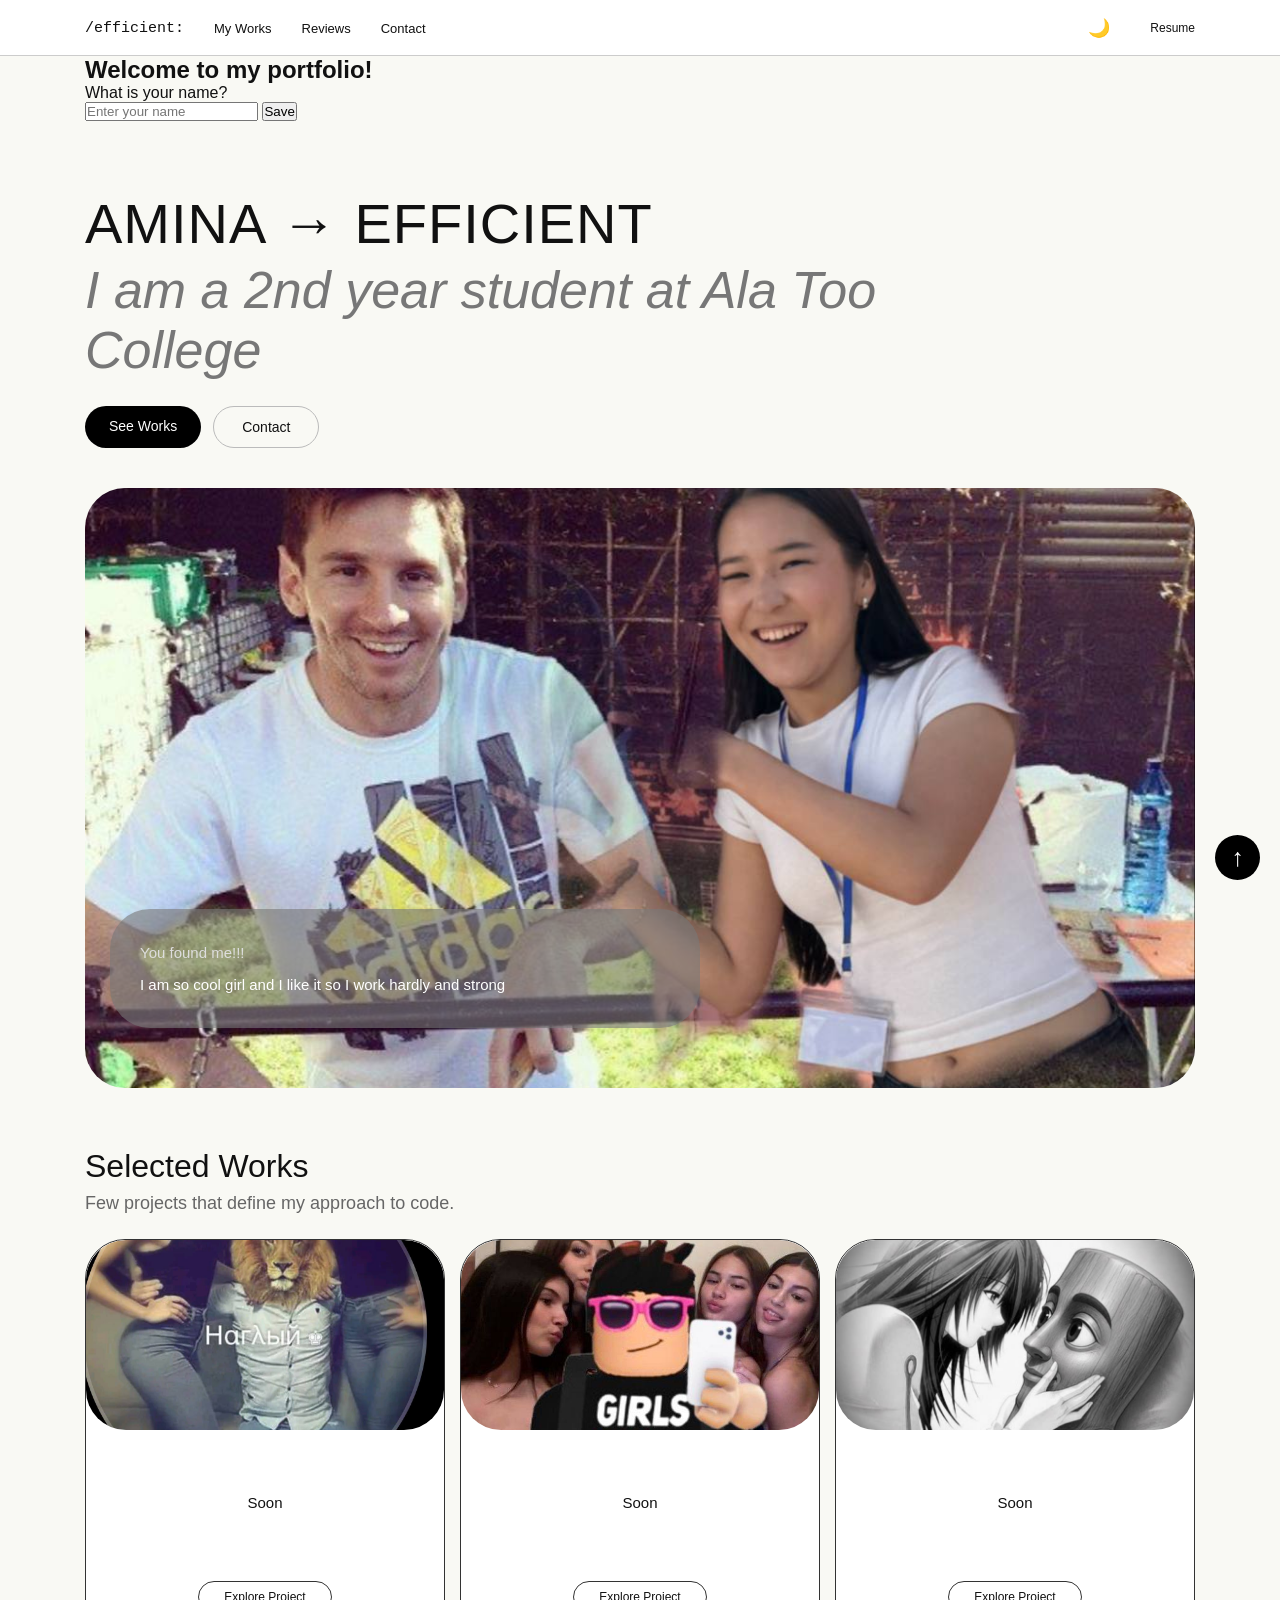
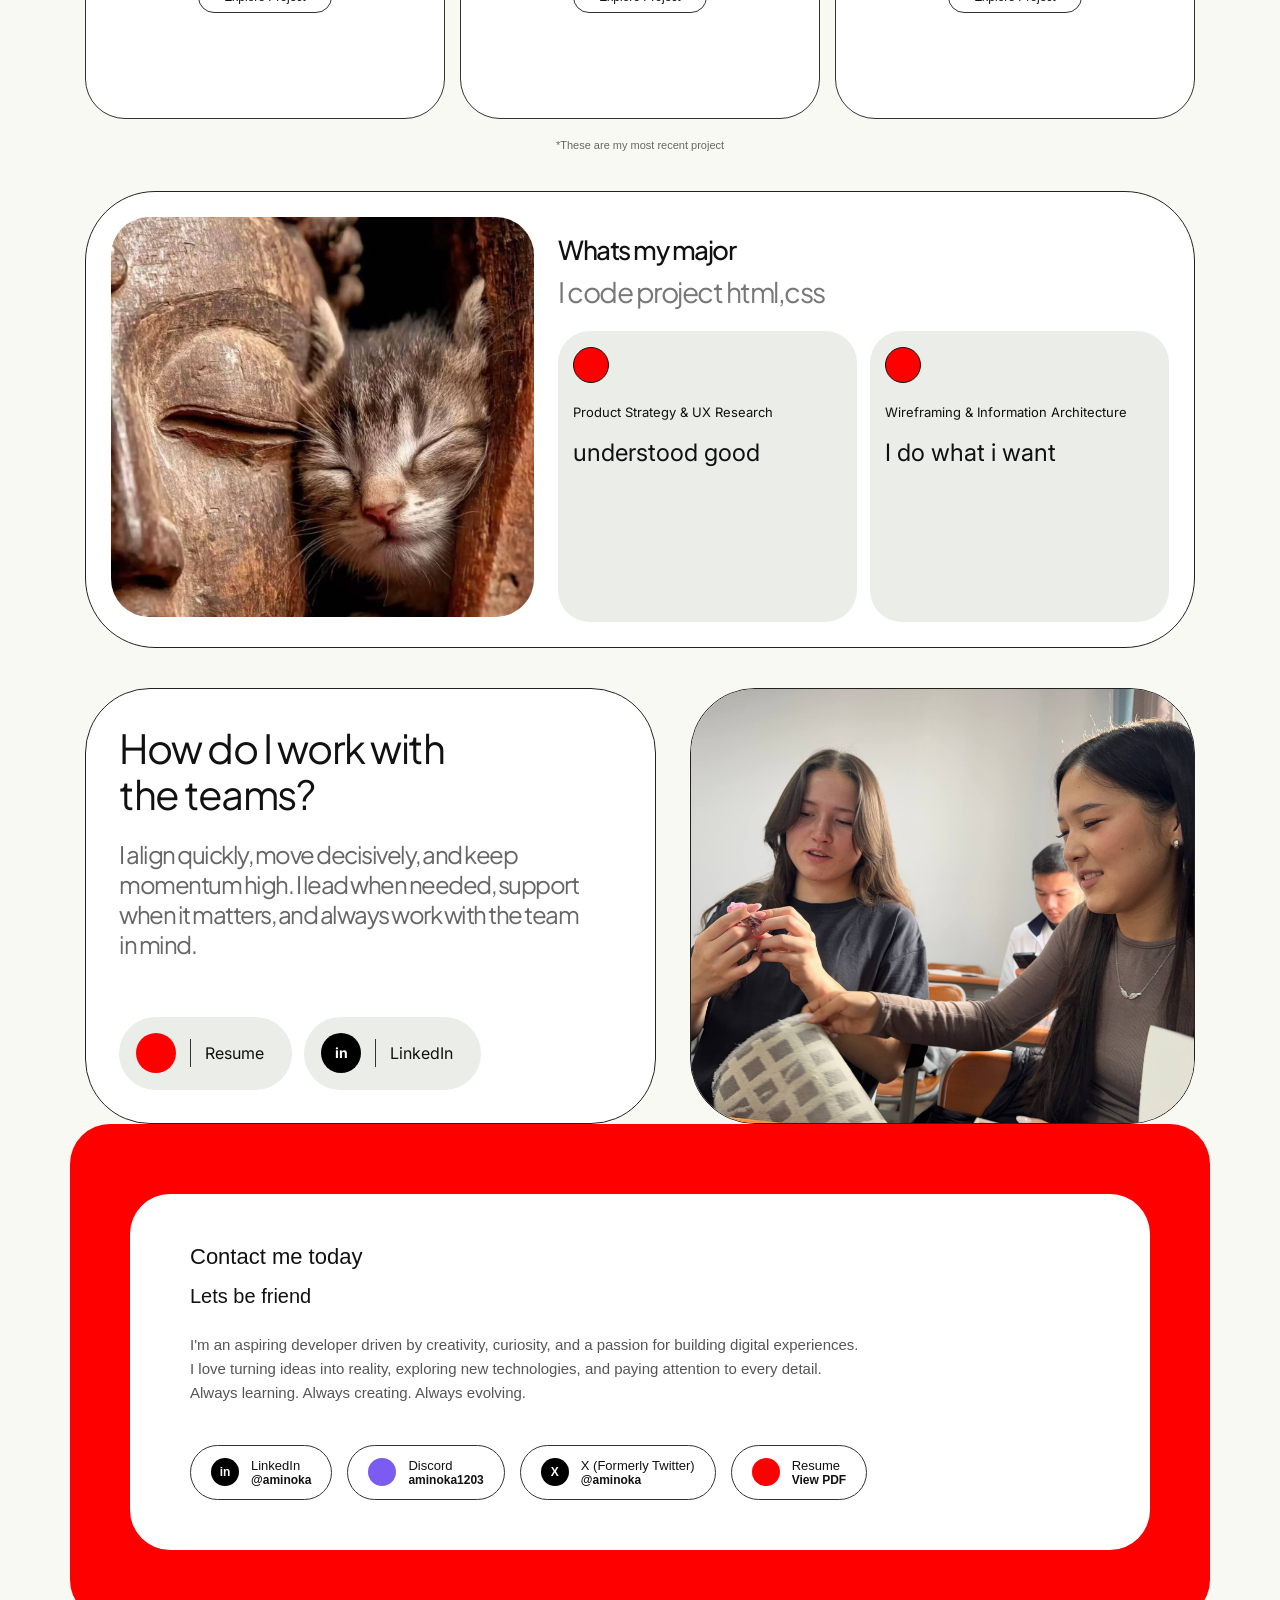
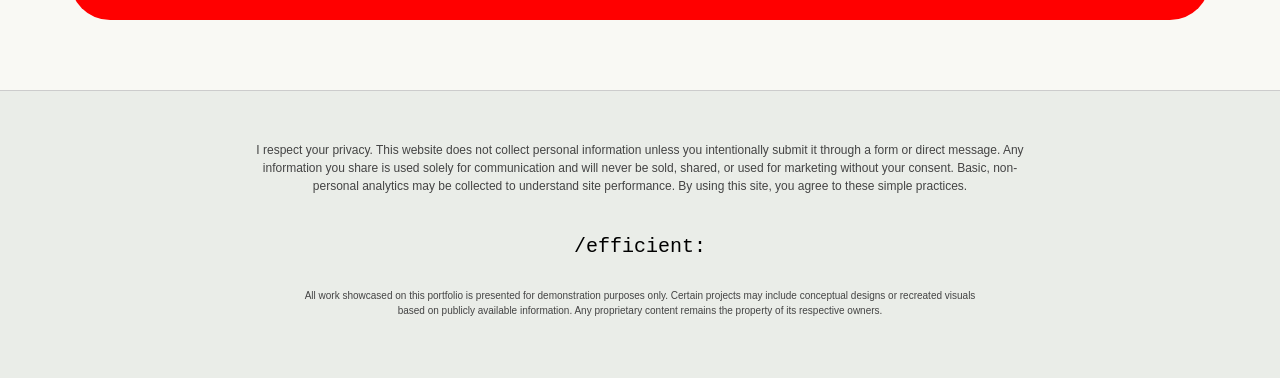
<file: index.html>
<!DOCTYPE html>
<html lang="en">
<head>
  <meta charset="UTF-8">
  <meta name="viewport" content="width=device-width, initial-scale=1.0">
  <title>Amina's portfolio</title>
  <link rel="icon" type="image/png" href="logo.jpg">
  <link href="https://fonts.googleapis.com/css2?family=Inter:wght@400;500&family=Plus+Jakarta+Sans:wght@400;500&display=swap" rel="stylesheet">
  <link rel="stylesheet" href="style.css">
</head>
<body>

  <!-- Шапка -->
  <header>
    <div class="container header-inner">
      <a class="logo" href="index.html">/efficient:</a>
      <button id="menuButton">☰</button>
      <nav class="menu" id="myMenu">
        <a href="#works">My Works</a>
        <a href="#reviews">Reviews</a>
        <a href="#contact">Contact</a>
      </nav>
      <div class="header-right">
        <button id="themeButton">🌙</button>
        <a href="rezyume_Anarbaeva_Amina.pdf" target="_blank">Resume</a>
      </div>
    </div>
  </header>
  
<!-- Приветствие пользователя -->

<section class="container greeting">
  <h2 id="greetingText">Welcome to my portfolio!</h2>
  <p>What is your name?</p>
  <input type="text" id="userNameInput" placeholder="Enter your name">
  <button id="saveNameButton">Save</button>
</section>
  
  <main>

    <!-- Главный экран -->
    <section class="hero container">
      <h1>AMINA → EFFICIENT</h1>
      <h2>I am a 2nd year student at Ala Too College</h2>
      <div class="buttons">
        <a class="btn-black" href="#works">See Works</a>
        <a class="btn-white" href="#contact">Contact</a>
      </div>

      <div class="hero-photo">
        <img src="messi2.jpg" alt="Amina">
        <div class="glass">
          <p>You found me!!!</p>
          <p>I am so cool girl and I like it so I work hardly and strong</p>
        </div>
      </div>
    </section>

    <!-- Selected Works -->
    <section class="works container">
      <h2>Selected Works</h2>
      <p class="sub">Few projects that define my approach to code.</p>

      <div class="cards" id="works">
        <div class="card">
          <img src="naglyu.jpg" alt="Project 1">
          <h3>Soon</h3>
          <a class="explore" href="projects.html">Explore Project </a>
        </div>
        <div class="card">
          <img src="robloxboy.jpg" alt="Project 2">
          <h3>Soon</h3>
          <a class="explore" href="projects.html">Explore Project </a>
        </div>
        <div class="card">
          <img src="tungtung.jpg" alt="Project 3">
          <h3>Soon</h3>
          <a class="explore" href="projects.html">Explore Project </a>
        </div>
      </div>
      <p class="note">*These are my most recent project</p>
    </section>

    <!-- Whats my major -->
    <section class="container" id="reviews">
      <div class="major">
        <img src="catandbudda.jpg" alt="Cat">
        <div class="major-text">
          <h3>Whats my major</h3>
          <p class="sub">I code project html,css</p>
          <div class="small-cards">
            <div class="small-card wide">
              <span class="dot"></span>
              <p class="label">Product Strategy & UX Research</p>
              <p class="text">understood good</p>
            </div>
            <div class="small-card narrow">
              <span class="dot"></span>
              <p class="label">Wireframing & Information Architecture</p>
              <p class="text">I do what i want</p>
            </div>
          </div>
        </div>
      </div>
    </section>

    <!-- How do I work with teams -->
    <section class="container team">
      <div class="team-text">
        <h2>How do I work with<br>the teams?</h2>
        <p>I align quickly, move decisively, and keep momentum high. I lead when needed, support when it matters, and always work with the team in mind.</p>
        <div class="links">
          <a class="link-pill" href="rezyume_Anarbaeva_Amina.pdf" target="_blank"><span class="icon red"></span><span class="line"></span>Resume</a>
          <a class="link-pill" href="https://www.linkedin.com/" target="_blank"><span class="icon">in</span><span class="line"></span>LinkedIn</a>
        </div>
      </div>
      <img src="classandme.jpg" alt="Team">
    </section>

    <!-- Contact -->
    <section class="container contact" id="contact">
      <div class="contact-card">
        <h3>Contact me today</h3>
        <h4>Lets be friend</h4>
        <p>
          I'm an aspiring developer driven by creativity, curiosity, and a passion for building digital experiences.<br>
          I love turning ideas into reality, exploring new technologies, and paying attention to every detail.<br>
          Always learning. Always creating. Always evolving.
        </p>

        <div class="contact-links">
          <a class="contact-pill" href="https://www.linkedin.com/" target="_blank"><span class="icon">in</span><span>LinkedIn<b>@aminoka</b></span></a>
          <a class="contact-pill" href="https://discord.com/" target="_blank"><span class="icon purple"></span><span>Discord<b>aminoka1203</b></span></a>
          <a class="contact-pill" href="https://x.com/" target="_blank"><span class="icon">X</span><span>X (Formerly Twitter)<b>@aminoka</b></span></a>
          <a class="contact-pill" href="rezyume_Anarbaeva_Amina.pdf" target="_blank"><span class="icon red"></span><span>Resume<b>View PDF</b></span></a>
        </div>
      </div>
    </section>

  </main>

  <!-- Конец -->
  <footer>
    <p class="privacy">I respect your privacy. This website does not collect personal information unless you intentionally submit it through a form or direct message. Any information you share is used solely for communication and will never be sold, shared, or used for marketing without your consent. Basic, non-personal analytics may be collected to understand site performance. By using this site, you agree to these simple practices.</p>
    <div class="footer-row">
      <span class="footer-logo">/efficient:</span>
    </div>
    <p class="disclaimer">All work showcased on this portfolio is presented for demonstration purposes only. Certain projects may include conceptual designs or recreated visuals based on publicly available information. Any proprietary content remains the property of its respective owners.</p>
  </footer>

  <button id="topButton">↑</button>
  <script src="script.js"></script>
</body>
</html>
</file>
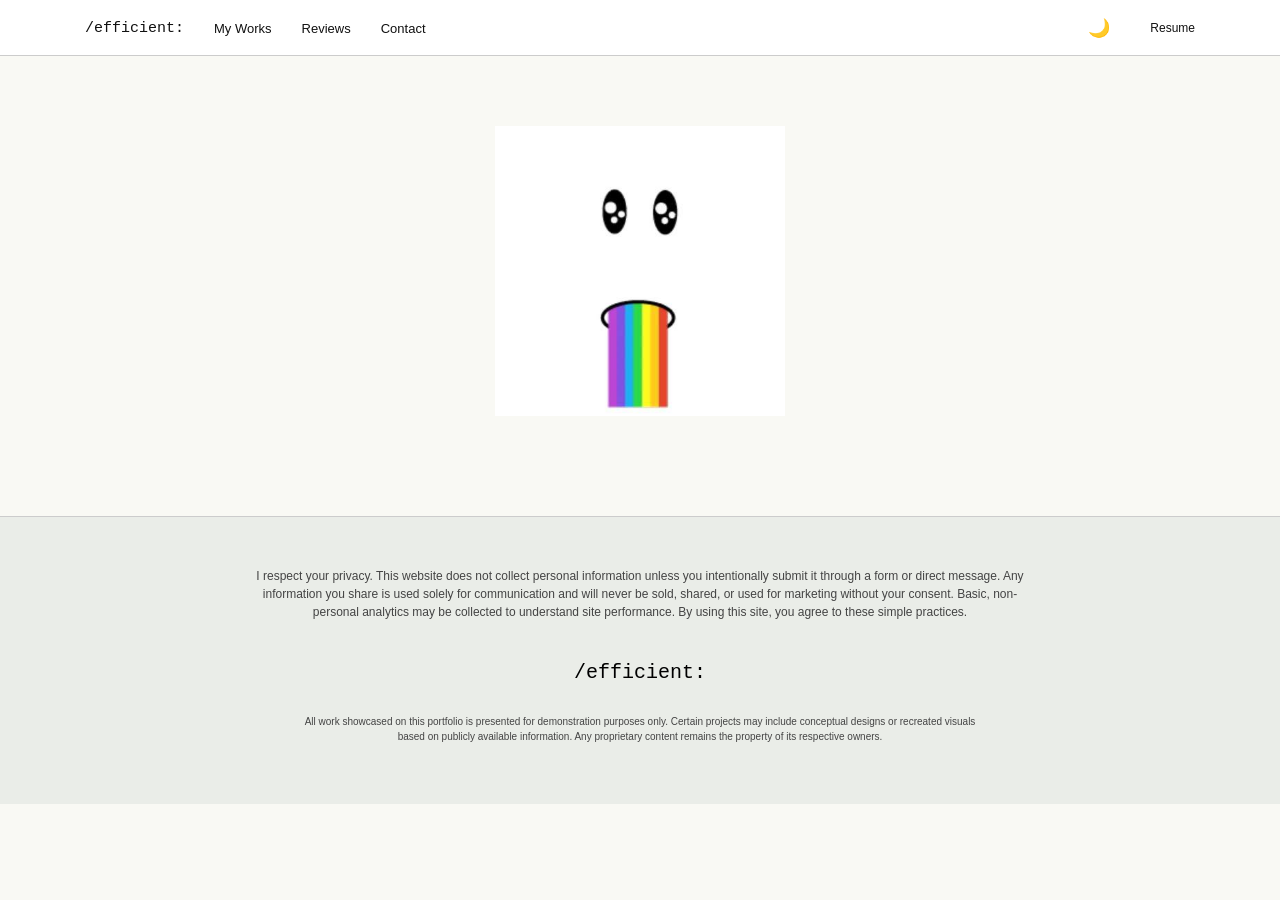
<file: projects.html>
<!DOCTYPE html>
<html lang="en">
<head>
  <meta charset="UTF-8">
  <meta name="viewport" content="width=device-width, initial-scale=1.0">
  <title>My Works</title>
  <link rel="icon" type="image/png" href="logo.jpg">
  <link rel="stylesheet" href="style.css">
</head>
<body>

  <!-- Шапка -->
  <header>
    <div class="container header-inner">
      <a class="logo" href="index.html">/efficient:</a>
      <button id="menuButton">☰</button>
      <nav class="menu" id="myMenu">
        <a href="projects.html">My Works</a>
        <a href="index.html#reviews">Reviews</a>
        <a href="index.html#contact">Contact</a>
      </nav>
      <div class="header-right">
        <button id="themeButton">🌙</button>
        <a href="rezyume_Anarbaeva_Amina.pdf" target="_blank">Resume</a>
      </div>
    </div>
  </header>

  <main>
    <!-- Контент -->
    <section class="projects-page">
      <img src="raduga.jpg" alt="Project">
    </section>
  </main>

  <!-- Подвал -->
  <footer style="margin-top:0;">
    <p class="privacy">I respect your privacy. This website does not collect personal information unless you intentionally submit it through a form or direct message. Any information you share is used solely for communication and will never be sold, shared, or used for marketing without your consent. Basic, non-personal analytics may be collected to understand site performance. By using this site, you agree to these simple practices.</p>
    <div class="footer-row">
      <span class="footer-logo">/efficient:</span>
    </div>
    <p class="disclaimer">All work showcased on this portfolio is presented for demonstration purposes only. Certain projects may include conceptual designs or recreated visuals based on publicly available information. Any proprietary content remains the property of its respective owners.</p>
  </footer>

  <script src="script.js"></script>
</body>
</html>
</file>
<file: style.css>
/* ===== 1. ОБЩИЕ СТИЛИ ===== */
* {
  margin: 0;
  padding: 0;
  box-sizing: border-box;
}

body {
  font-family: Arial, Helvetica, sans-serif;
  background: #f9f9f4;
  color: #111;
}

img {
  max-width: 100%;
}

a {
  text-decoration: none;
  color: inherit;
}

.container {
  width: 100%;
  max-width: 1140px;
  padding: 0 15px;
  margin: 0 auto;
}

.icon {
  flex-shrink: 0;
  width: 40px;
  height: 40px;
  background: black;
  color: white;
  border-radius: 50%;
  text-align: center;
  line-height: 40px;
  font-size: 14px;
  font-weight: bold;
}

.icon.red {
  background: #ff0000;
}

.icon.purple {
  background: #7c5cf0;
}

/* ===== 2. ШАПКА ===== */
header {
  position: relative;
  background: white;
  border-bottom: 1px solid #ccc;
  height: 56px;
}

.header-inner {
  display: flex;
  align-items: center;
  justify-content: space-between;
  height: 56px;
}

.logo {
  font-family: "Courier New", monospace;
  font-size: 15px;
  margin-right: 30px;
}

.menu {
  display: flex;
  gap: 30px;
  font-size: 13px;
  margin-right: auto;
}

.header-right {
  display: flex;
  align-items: center;
  gap: 40px;
  font-size: 12px;
}

#menuButton {
  display: none;
  background: none;
  border: none;
  font-size: 25px;
  cursor: pointer;
}

#themeButton {
  background: none;
  border: none;
  font-size: 18px;
  cursor: pointer;
}

/* ===== 3. ГЛАВНЫЙ ЭКРАН ===== */
.hero {
  padding-top: 70px;
}

.hero h1 {
  font-size: 56px;
  font-weight: normal;
  letter-spacing: 1px;
}

.hero h2 {
  max-width: 900px;
  font-size: 52px;
  font-weight: normal;
  font-style: italic;
  color: #777;
  line-height: 1.15;
  margin-top: 5px;
}

.buttons {
  display: flex;
  flex-wrap: wrap;
  gap: 12px;
  margin-top: 25px;
}

.btn-black {
  background: black;
  color: white;
  padding: 12px 24px;
  border-radius: 30px;
  font-size: 14px;
}

.btn-white {
  border: 1px solid #bbb;
  padding: 12px 28px;
  border-radius: 30px;
  font-size: 14px;
}

.hero-photo {
  position: relative;
  margin-top: 40px;
  height: 600px;
  border-radius: 40px;
  overflow: hidden;
}

.hero-photo img {
  width: 100%;
  height: 100%;
  object-fit: cover;
}

.glass {
  position: absolute;
  left: 25px;
  bottom: 60px;
  width: calc(100% - 50px);
  max-width: 590px;
  padding: 35px 30px;
  border-radius: 40px;
  background: rgba(120, 120, 120, 0.6);
  color: white;
  font-size: 15px;
}

.glass p:first-child {
  color: #ddd;
  margin-bottom: 15px;
}

/* ===== 4. SELECTED WORKS ===== */
.works {
  margin-top: 60px;
}

.works h2 {
  font-size: 32px;
  font-weight: normal;
}

.works .sub {
  color: #666;
  font-size: 18px;
  margin-top: 8px;
}

.cards {
  display: flex;
  gap: 15px;
  margin-top: 25px;
}

.card {
  flex: 1;
  min-width: 0;
  height: 480px;
  background: white;
  border: 1px solid #333;
  border-radius: 40px;
  overflow: hidden;
  text-align: center;
}

.card img {
  width: 100%;
  height: 190px;
  object-fit: cover;
  border-radius: 40px;
}

.card h3 {
  font-size: 15px;
  font-weight: normal;
  margin-top: 60px;
}

.explore {
  display: inline-block;
  margin-top: 70px;
  border: 1px solid #333;
  border-radius: 20px;
  padding: 8px 25px;
  font-size: 12px;
}

.explore:hover {
  background: #8BED02;
  color: black;
  border-color: #333;
}

.note {
  text-align: center;
  font-size: 11px;
  color: #666;
  margin-top: 20px;
}

/* ===== 5. WHATS MY MAJOR ===== */
.major {
  display: flex;
  gap: 24px;
  margin-top: 40px;
  padding: 25px;
  background: white;
  border: 1px solid #222;
  border-radius: 70px;
}

.major img {
  flex: 0 0 40%;
  width: 40%;
  height: 400px;
  object-fit: cover;
  border-radius: 38px;
}

.major-text {
  flex: 1;
  min-width: 0;
}

.major-text h3 {
  font-family: "Plus Jakarta Sans", Arial, sans-serif;
  font-size: 26px;
  font-weight: 500;
  letter-spacing: -1.5px;
  margin-top: 16px;
}

.major-text .sub {
  font-family: "Plus Jakarta Sans", Arial, sans-serif;
  font-size: 28px;
  letter-spacing: -1.5px;
  color: #777;
  margin-top: 8px;
}

.small-cards {
  display: flex;
  gap: 13px;
  margin-top: 22px;
}

.small-card {
  flex: 1;
  min-width: 0;
  min-height: 291px;
  background: #eaede8;
  border-radius: 32px;
  padding: 16px 15px;
  font-family: "Inter", Arial, sans-serif;
}

.dot {
  display: block;
  width: 36px;
  height: 36px;
  background: red;
  border: 1px solid #111;
  border-radius: 50%;
}

.small-card .label {
  font-size: 13px;
  line-height: 1.2;
  margin-top: 22px;
}

.small-card .text {
  font-size: 24px;
  margin-top: 18px;
}

/* ===== 6. HOW DO I WORK (TEAM) ===== */
.team {
  display: flex;
  gap: 34px;
  margin-top: 40px;
}

.team-text {
  flex: 1;
  min-width: 0;
  min-height: 436px;
  display: flex;
  flex-direction: column;
  background: white;
  border: 1px solid #222;
  border-radius: 65px;
  padding: 36px 33px 33px;
}

.team-text h2 {
  font-family: "Plus Jakarta Sans", Arial, sans-serif;
  font-size: 40px;
  font-weight: 400;
  line-height: 1.15;
  letter-spacing: -1.5px;
}

.team-text p {
  max-width: 460px;
  font-family: "Plus Jakarta Sans", Arial, sans-serif;
  font-size: 24px;
  line-height: 1.25;
  letter-spacing: -1.5px;
  color: #666;
  margin-top: 22px;
}

.links {
  display: flex;
  flex-wrap: wrap;
  gap: 12px;
  margin-top: auto;
  padding-top: 20px;
}

.link-pill {
  display: flex;
  align-items: center;
  gap: 14px;
  height: 73px;
  background: #eaede8;
  padding-right: 28px;
  border-radius: 40px;
  font-family: "Inter", Arial, sans-serif;
  font-size: 16px;
}

.link-pill .icon {
  margin-left: 17px;
}

.line {
  width: 1px;
  height: 28px;
  background: #333;
}

.team img {
  flex: 1;
  min-width: 0;
  height: 436px;
  object-fit: cover;
  border: 1px solid #222;
  border-radius: 65px;
}

/* ===== 7. CONTACT ===== */
.contact {
  background: #ff0000;
  padding: 70px 60px;
  border-radius: 40px;
}

.contact-card {
  background: white;
  border-radius: 40px;
  padding: 50px 60px;
}

.contact-card h3 {
  font-size: 22px;
  font-weight: normal;
}

.contact-card h4 {
  font-size: 20px;
  font-weight: normal;
  margin-top: 15px;
}

.contact-card p {
  font-size: 15px;
  color: #555;
  line-height: 1.6;
  margin-top: 25px;
}

.contact-links {
  display: flex;
  flex-wrap: wrap;
  gap: 15px;
  margin-top: 40px;
}

.contact-pill {
  display: flex;
  align-items: center;
  gap: 12px;
  border: 1px solid #333;
  border-radius: 40px;
  padding: 12px 20px;
  font-size: 13px;
}

.contact-pill b {
  display: block;
  font-size: 12px;
}

.contact-pill .icon {
  width: 28px;
  height: 28px;
  line-height: 28px;
  font-size: 12px;
}

/* ===== 8. ПОДВАЛ ===== */
footer {
  background: #eaede8;
  margin-top: 70px;
  padding: 50px 15px 60px;
  text-align: center;
  font-size: 12px;
  color: #444;
  border-top: 1px solid #ccc;
}

footer .privacy {
  max-width: 800px;
  margin: 0 auto;
  line-height: 1.5;
}

.footer-row {
  max-width: 800px;
  margin: 40px auto 30px;
  display: flex;
  justify-content: center;
}

.footer-logo {
  font-family: "Courier New", monospace;
  font-size: 20px;
  color: black;
}

footer .disclaimer {
  max-width: 700px;
  margin: 0 auto;
  font-size: 10px;
  line-height: 1.5;
}

/* ===== 9. СТРАНИЦА ПРОЕКТОВ ===== */
.projects-page {
  background: #f9f9f4;
  padding: 70px 15px;
  text-align: center;
  min-height: 460px;
}

.projects-page img {
  width: 290px;
  height: 290px;
  object-fit: cover;
}

/* ===== 10. КНОПКА "НАВЕРХ" ===== */
#topButton {
  position: fixed;
  bottom: 20px;
  right: 20px;
  background: black;
  color: white;
  border: none;
  border-radius: 50%;
  width: 45px;
  height: 45px;
  font-size: 25px;
  cursor: pointer;
  z-index: 50;
}

/* ===== 11. ТЁМНАЯ ТЕМА ===== */
.dark {
  background: #222;
  color: white;
}

.dark header,
.dark footer,
.dark .projects-page,
.dark .menu {
  background: #222;
  color: white;
}

.dark .major,
.dark .team-text,
.dark .card,
.dark .contact-card {
  background: #333;
  color: white;
}

.dark .small-card,
.dark .link-pill,
.dark .contact-pill {
  background: #444;
  color: white;
}

.dark h1,
.dark h2,
.dark h3,
.dark h4,
.dark p,
.dark a,
.dark span,
.dark b {
  color: white;
}

.dark .contact-card p,
.dark .team-text p,
.dark .major-text .sub,
.dark .works .sub,
.dark .note,
.dark .hero h2 {
  color: #ccc;
}

.dark .btn-black {
  background: white;
  color: black;
}

.dark .btn-white {
  background: #333;
  color: white;
  border-color: white;
}

.dark .explore {
  border-color: white;
}

.dark .explore:hover {
  background: #8BED02;
  color: black;
  border-color: #8BED02;
}

.dark #topButton {
  background: white;
  color: black;
}

.dark .card,
.dark .major,
.dark .team-text,
.dark .team img,
.dark .contact-pill {
  border-color: #888;
}

/* ===== 12. АДАПТИВ ===== */

/* Планшет (до 992px): блоки становятся в колонку */
@media (max-width: 992px) {
  .hero h1 {
    font-size: 44px;
  }

  .hero h2 {
    font-size: 38px;
  }

  .major {
    flex-direction: column;
    border-radius: 45px;
  }

  .major img {
    flex: none;
    width: 100%;
    height: 320px;
  }

  .team {
    flex-direction: column;
  }

  .team-text {
    min-height: auto;
  }

  .team img {
    flex: none;
    width: 100%;
    height: 350px;
  }

  .contact {
    padding: 40px 30px;
  }
}

/* Телефон (до 768px): меню-кнопка, карточки с прокруткой */
@media (max-width: 768px) {
  .logo {
    margin-right: auto;
  }

  #menuButton {
    display: block;
    margin-right: 15px;
  }

  .menu {
    display: none;
    position: absolute;
    top: 56px;
    left: 0;
    width: 100%;
    flex-direction: column;
    gap: 20px;
    padding: 20px;
    background: white;
    border-bottom: 1px solid #ccc;
    z-index: 100;
  }

  .menu.show {
    display: flex;
  }

  .header-right {
    gap: 15px;
  }

  .hero {
    padding-top: 40px;
  }

  .hero h1 {
    font-size: 35px;
  }

  .hero h2 {
    font-size: 30px;
  }

  .hero-photo {
    height: 400px;
    border-radius: 30px;
  }

  .glass {
    left: 15px;
    bottom: 15px;
    width: calc(100% - 30px);
    padding: 20px;
    border-radius: 30px;
  }

  .cards,
  .small-cards {
    overflow-x: auto;
    scroll-snap-type: x mandatory;
    padding-bottom: 15px;
  }

  .card {
    flex: 0 0 85%;
    scroll-snap-align: start;
  }

  .small-card {
    flex: 0 0 80%;
    scroll-snap-align: start;
  }

  .team-text {
    border-radius: 40px;
  }

  .team-text h2 {
    font-size: 32px;
  }

  .team-text p {
    font-size: 19px;
  }

  .team img {
    border-radius: 40px;
  }

  .contact {
    padding: 20px;
  }

  .contact-card {
    padding: 25px 20px;
  }
}

/* Маленький телефон (до 480px) */
@media (max-width: 480px) {
  .hero h1 {
    font-size: 28px;
  }

  .hero h2 {
    font-size: 25px;
  }

  .major {
    padding: 15px;
    border-radius: 30px;
  }

  .major img {
    height: 240px;
    border-radius: 25px;
  }

  .major-text .sub {
    font-size: 22px;
  }

  .team-text {
    padding: 25px 20px;
  }

  .contact {
    padding: 12px;
  }

  .contact-card {
    padding: 25px 15px;
  }

  .contact-pill {
    width: 100%;
  }
}

html {
    scroll-behavior: smooth;
}
</file>
